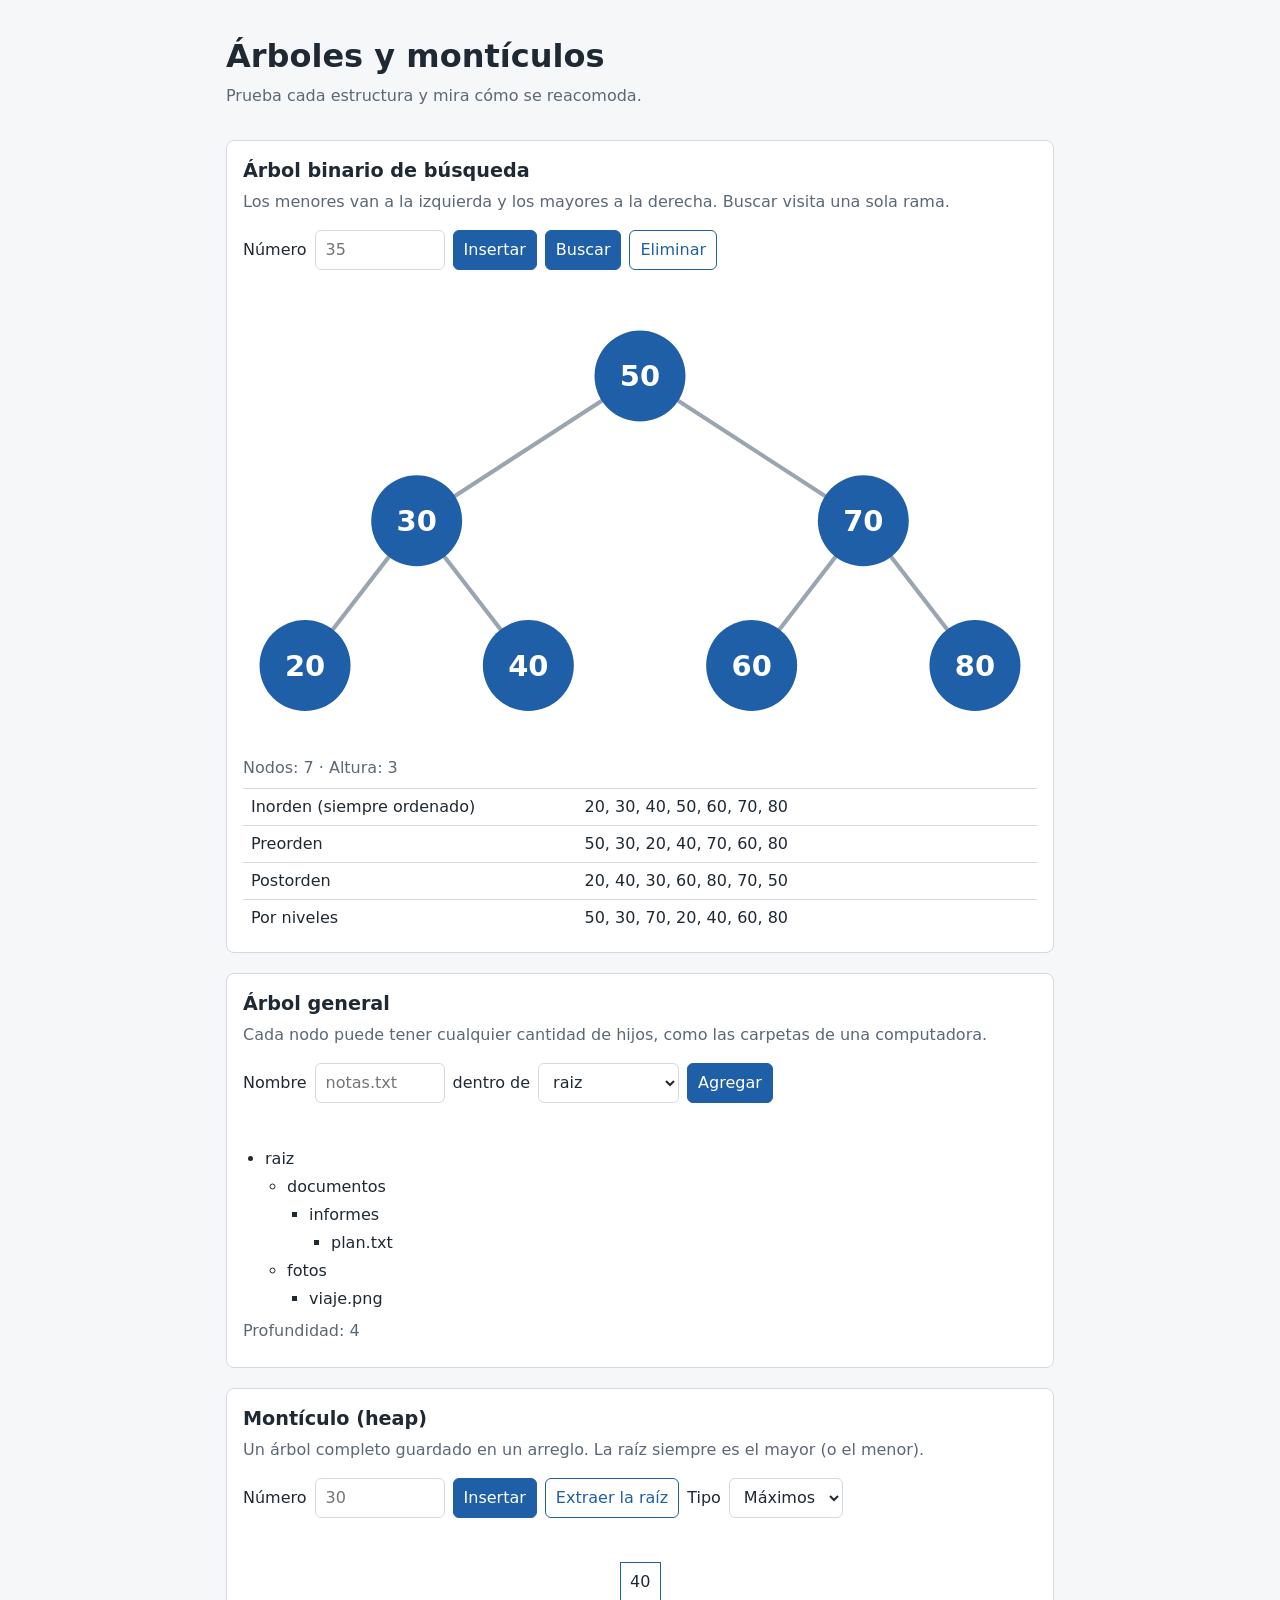
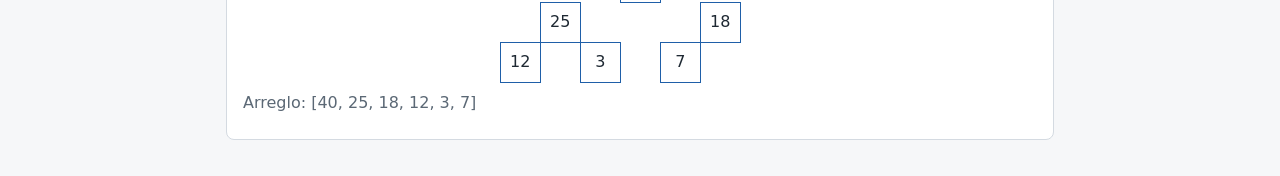
<file: proyectos/arboles-y-heap-js/index.html>
<!doctype html>
<html lang="es">
<head>
  <meta charset="utf-8">
  <meta name="viewport" content="width=device-width, initial-scale=1">
  <title>Árboles y montículos</title>
  <link rel="stylesheet" href="css/estilos.css">
</head>
<body>
  <header>
    <h1>Árboles y montículos</h1>
    <p>Prueba cada estructura y mira cómo se reacomoda.</p>
  </header>

  <main>
    <section>
      <h2>Árbol binario de búsqueda</h2>
      <p>Los menores van a la izquierda y los mayores a la derecha. Buscar visita una sola rama.</p>
      <form id="form-bst" autocomplete="off">
        <label for="valor-bst">Número</label>
        <input id="valor-bst" inputmode="numeric" placeholder="35">
        <button type="submit">Insertar</button>
        <button type="button" id="buscar-bst">Buscar</button>
        <button type="button" id="eliminar-bst" class="secundario">Eliminar</button>
      </form>
      <p id="mensaje-bst" class="mensaje" role="status"></p>
      <div class="desplazable"><svg id="lienzo-bst" role="img" aria-label="Dibujo del árbol binario"></svg></div>
      <p id="datos-bst" class="tenue"></p>
      <table><tbody id="recorridos"></tbody></table>
    </section>

    <section>
      <h2>Árbol general</h2>
      <p>Cada nodo puede tener cualquier cantidad de hijos, como las carpetas de una computadora.</p>
      <form id="form-general" autocomplete="off">
        <label for="valor-general">Nombre</label>
        <input id="valor-general" maxlength="30" placeholder="notas.txt">
        <label for="padre-general">dentro de</label>
        <select id="padre-general"></select>
        <button type="submit">Agregar</button>
      </form>
      <p id="mensaje-general" class="mensaje" role="status"></p>
      <div id="vista-general"></div>
      <p id="datos-general" class="tenue"></p>
    </section>

    <section>
      <h2>Montículo (heap)</h2>
      <p>Un árbol completo guardado en un arreglo. La raíz siempre es el mayor (o el menor).</p>
      <form id="form-monticulo" autocomplete="off">
        <label for="valor-monticulo">Número</label>
        <input id="valor-monticulo" inputmode="numeric" placeholder="30">
        <button type="submit">Insertar</button>
        <button type="button" id="extraer-monticulo" class="secundario">Extraer la raíz</button>
        <label for="tipo-monticulo">Tipo</label>
        <select id="tipo-monticulo">
          <option value="max">Máximos</option>
          <option value="min">Mínimos</option>
        </select>
      </form>
      <p id="mensaje-monticulo" class="mensaje" role="status"></p>
      <div class="desplazable"><table id="tabla-monticulo" class="monticulo"></table></div>
      <p id="arreglo-monticulo" class="tenue"></p>
    </section>
  </main>

  <script src="js/arboles.js"></script>
  <script src="js/app.js"></script>
</body>
</html>
</file>
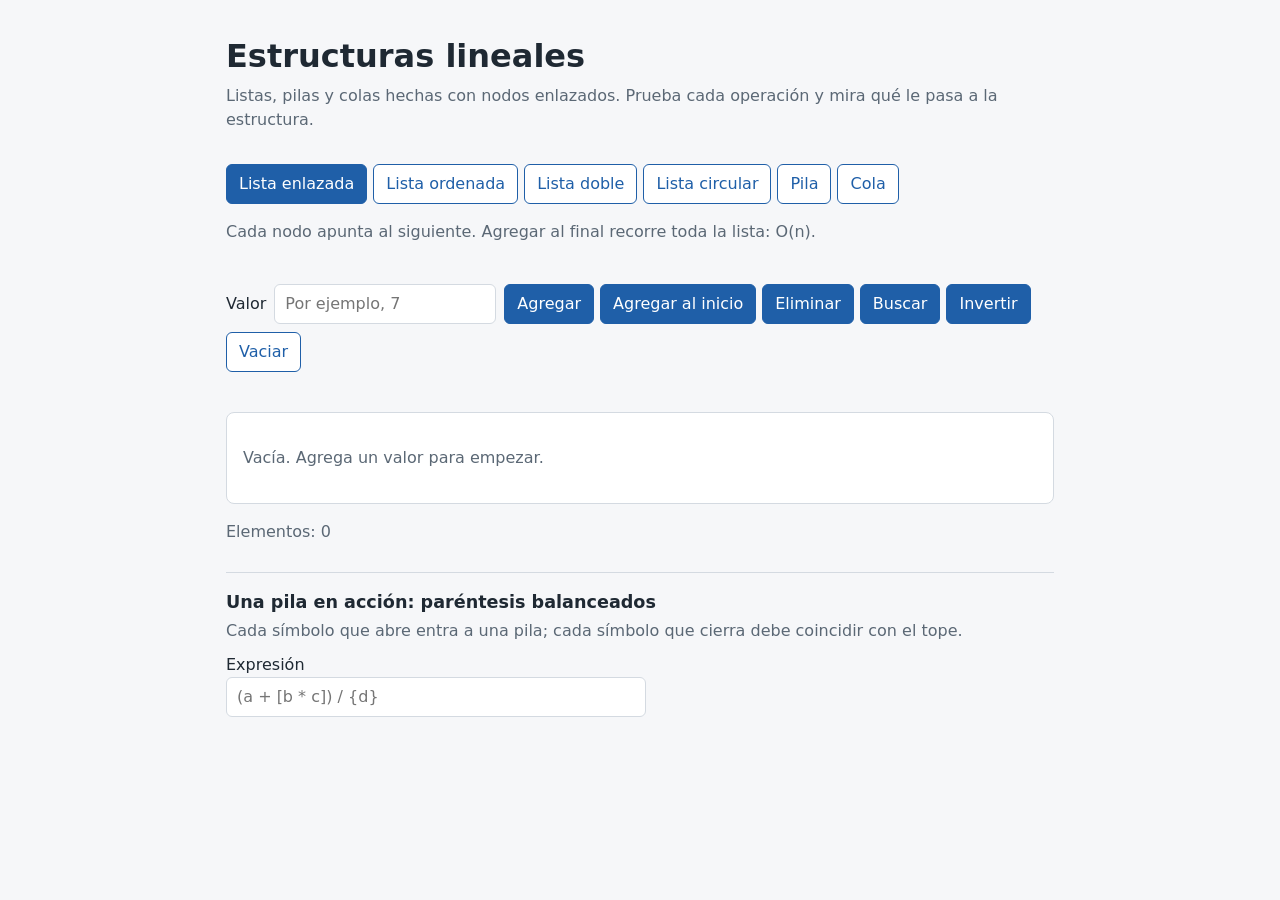
<file: proyectos/estructuras-lineales-js/index.html>
<!doctype html>
<html lang="es">
<head>
  <meta charset="utf-8">
  <meta name="viewport" content="width=device-width, initial-scale=1">
  <title>Estructuras lineales</title>
  <link rel="stylesheet" href="css/estilos.css">
</head>
<body>
  <header>
    <h1>Estructuras lineales</h1>
    <p>Listas, pilas y colas hechas con nodos enlazados. Prueba cada operación y mira qué le pasa a la estructura.</p>
  </header>

  <main>
    <nav id="selector" aria-label="Estructura"></nav>
    <p id="idea"></p>

    <form id="formulario" autocomplete="off">
      <label for="valor">Valor</label>
      <input id="valor" maxlength="20" placeholder="Por ejemplo, 7">
      <div id="acciones"></div>
      <button type="button" id="limpiar" class="secundario">Vaciar</button>
    </form>

    <p id="mensaje" role="status"></p>
    <section id="vista" aria-label="Contenido de la estructura"></section>
    <p id="tamano"></p>

    <section id="balance">
      <h2>Una pila en acción: paréntesis balanceados</h2>
      <p>Cada símbolo que abre entra a una pila; cada símbolo que cierra debe coincidir con el tope.</p>
      <label for="texto-balance">Expresión</label>
      <input id="texto-balance" placeholder="(a + [b * c]) / {d}">
      <p id="resultado-balance" role="status"></p>
    </section>
  </main>

  <script src="js/estructuras.js"></script>
  <script src="js/app.js"></script>
</body>
</html>
</file>
<file: proyectos/arboles-y-heap-js/css/estilos.css>
:root {
  --fondo: #f6f7f9;
  --superficie: #ffffff;
  --texto: #1f2933;
  --tenue: #5b6875;
  --borde: #d4dae1;
  --acento: #1f5fa8;
  --resaltado: #f4b740;
  --error: #b42318;
}

* { box-sizing: border-box; }

body {
  margin: 0;
  background: var(--fondo);
  color: var(--texto);
  font-family: system-ui, "Segoe UI", sans-serif;
  line-height: 1.5;
}

header, main { max-width: 860px; margin: 0 auto; padding: 16px; }
header h1 { margin: 16px 0 4px; }
header p { margin: 0; color: var(--tenue); }

section {
  margin-bottom: 20px;
  padding: 16px;
  background: var(--superficie);
  border: 1px solid var(--borde);
  border-radius: 8px;
}
h2 { margin: 0 0 4px; font-size: 1.2rem; }
section > p:first-of-type { margin-top: 0; color: var(--tenue); }

form { display: flex; flex-wrap: wrap; align-items: center; gap: 8px; }

button, input, select {
  min-height: 40px;
  padding: 6px 10px;
  border-radius: 6px;
  font: inherit;
}
input, select { border: 1px solid var(--borde); background: var(--superficie); color: var(--texto); }
input { width: 130px; }
button { border: 1px solid var(--acento); background: var(--acento); color: #fff; cursor: pointer; }
button.secundario { background: var(--superficie); color: var(--acento); }
button:focus-visible, input:focus-visible, select:focus-visible { outline: 3px solid #8ab6e8; outline-offset: 1px; }

.mensaje { min-height: 1.5em; margin: 10px 0; }
.error { color: var(--error); }
.tenue { color: var(--tenue); margin: 8px 0; }
.desplazable { overflow-x: auto; }

#lienzo-bst { display: block; max-width: 100%; min-height: 80px; margin: 0 auto; }
.arista { stroke: #9aa5b1; stroke-width: 2; }
.vertice { fill: var(--acento); }
.vertice.resaltado { fill: var(--resaltado); }
.etiqueta { fill: #fff; font-size: 14px; font-weight: 600; text-anchor: middle; }

table { border-collapse: collapse; width: 100%; }
#recorridos th { width: 42%; text-align: left; font-weight: 500; }
#recorridos th, #recorridos td { padding: 6px 8px; border-top: 1px solid var(--borde); overflow-wrap: anywhere; }

.monticulo { width: auto; margin: 0 auto; }
.monticulo td { width: 40px; height: 40px; padding: 4px; border: 1px solid var(--acento); text-align: center; }
.monticulo td.hueco { border: 0; }

#vista-general ul { margin: 4px 0; padding-left: 22px; }
</file>
<file: proyectos/estructuras-lineales-js/css/estilos.css>
:root {
  --fondo: #f6f7f9;
  --superficie: #ffffff;
  --texto: #1f2933;
  --tenue: #5b6875;
  --borde: #d4dae1;
  --acento: #1f5fa8;
  --resaltado: #fff2c7;
  --error: #b42318;
}

* { box-sizing: border-box; }

body {
  margin: 0;
  background: var(--fondo);
  color: var(--texto);
  font-family: system-ui, "Segoe UI", sans-serif;
  line-height: 1.5;
}

header, main { max-width: 860px; margin: 0 auto; padding: 16px; }
header h1 { margin: 16px 0 4px; }
header p { margin: 0; color: var(--tenue); }
h2 { font-size: 1.1rem; margin: 0 0 4px; }

nav { display: flex; flex-wrap: wrap; gap: 6px; }

button {
  min-height: 40px;
  padding: 6px 12px;
  border: 1px solid var(--acento);
  border-radius: 6px;
  background: var(--acento);
  color: #fff;
  font: inherit;
  cursor: pointer;
}
button:focus-visible, input:focus-visible { outline: 3px solid #8ab6e8; outline-offset: 1px; }
button.secundario, nav button { background: var(--superficie); color: var(--acento); }
nav button[aria-pressed="true"] { background: var(--acento); color: #fff; }

#idea { color: var(--tenue); min-height: 3em; }

form { display: flex; flex-wrap: wrap; align-items: center; gap: 8px; }
#acciones { display: flex; flex-wrap: wrap; gap: 6px; }

input {
  min-height: 40px;
  padding: 6px 10px;
  border: 1px solid var(--borde);
  border-radius: 6px;
  font: inherit;
}

#mensaje { min-height: 1.5em; margin: 12px 0 4px; }
.error { color: var(--error); }

#vista {
  display: flex;
  flex-wrap: wrap;
  align-items: center;
  gap: 6px;
  min-height: 92px;
  padding: 16px;
  background: var(--superficie);
  border: 1px solid var(--borde);
  border-radius: 8px;
}
.nodo {
  min-width: 48px;
  max-width: 100%;
  padding: 8px 12px;
  border: 2px solid var(--acento);
  border-radius: 8px;
  text-align: center;
  overflow-wrap: anywhere;
}
.nodo.resaltado { background: var(--resaltado); }
.conector, .vacio, #tamano { color: var(--tenue); }
.vacio { margin: 0; }

#balance { margin-top: 28px; padding-top: 16px; border-top: 1px solid var(--borde); }
#balance p { margin: 4px 0 10px; color: var(--tenue); }
#balance p.error { color: var(--error); }
#balance label { display: block; }
#balance input { width: 100%; max-width: 420px; }
</file>
